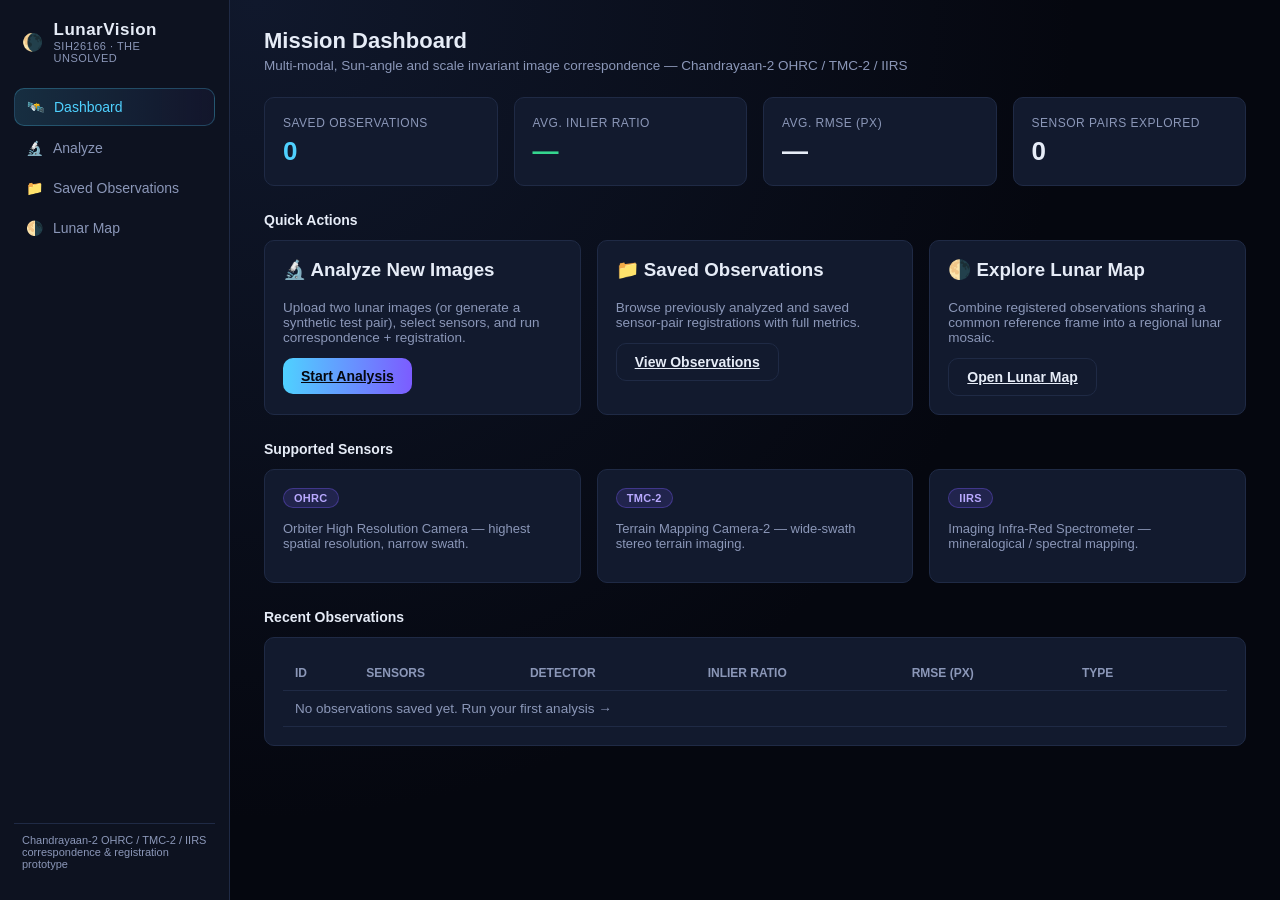
<file: index.html>
<!DOCTYPE html>
<html lang="en">
<head>
  <meta charset="UTF-8">
  <meta http-equiv="refresh" content="0; url=./frontend/index.html">
  <meta name="viewport" content="width=device-width, initial-scale=1.0">
  <title>LunarVision</title>
</head>
<body>
  <p>Opening LunarVision...</p>
  <a href="./frontend/index.html">Open LunarVision</a>
</body>
</html>
</file>
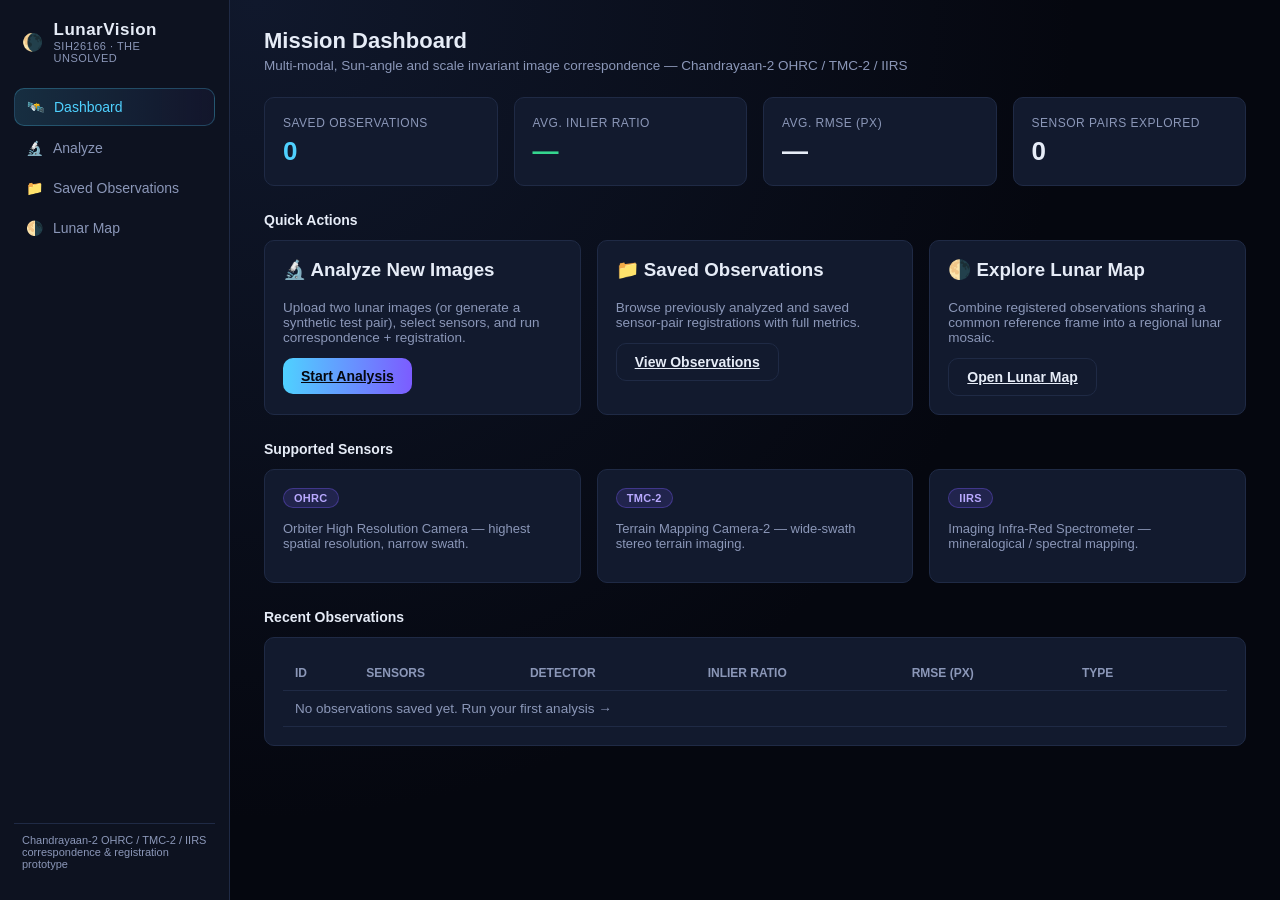
<file: frontend/index.html>
<!DOCTYPE html>
<html lang="en">
<head>
<meta charset="UTF-8" />
<title>LunarVision — Dashboard</title>
<link rel="stylesheet" href="css/style.css" />
</head>
<body data-page="index.html">
<div class="app-shell">
  <div id="sidebar-mount"></div>
  <main class="main">
    <div class="page-header">
      <h1>Mission Dashboard</h1>
      <p>Multi-modal, Sun-angle and scale invariant image correspondence — Chandrayaan-2 OHRC / TMC-2 / IIRS</p>
    </div>

    <div class="grid grid-4" id="stat-cards">
      <div class="card stat-card"><div class="label">Saved Observations</div><div class="value accent" id="stat-total">—</div></div>
      <div class="card stat-card"><div class="label">Avg. Inlier Ratio</div><div class="value green" id="stat-ratio">—</div></div>
      <div class="card stat-card"><div class="label">Avg. RMSE (px)</div><div class="value" id="stat-rmse">—</div></div>
      <div class="card stat-card"><div class="label">Sensor Pairs Explored</div><div class="value" id="stat-pairs">—</div></div>
    </div>

    <div class="section-title">Quick Actions</div>
    <div class="grid grid-3">
      <div class="card">
        <h3 style="margin-top:0">🔬 Analyze New Images</h3>
        <p style="color:var(--text-dim); font-size:13.5px;">Upload two lunar images (or generate a synthetic test pair), select sensors, and run correspondence + registration.</p>
        <a class="btn" href="analyze.html">Start Analysis</a>
      </div>
      <div class="card">
        <h3 style="margin-top:0">📁 Saved Observations</h3>
        <p style="color:var(--text-dim); font-size:13.5px;">Browse previously analyzed and saved sensor-pair registrations with full metrics.</p>
        <a class="btn secondary" href="observations.html">View Observations</a>
      </div>
      <div class="card">
        <h3 style="margin-top:0">🌗 Explore Lunar Map</h3>
        <p style="color:var(--text-dim); font-size:13.5px;">Combine registered observations sharing a common reference frame into a regional lunar mosaic.</p>
        <a class="btn secondary" href="lunar_map.html">Open Lunar Map</a>
      </div>
    </div>

    <div class="section-title">Supported Sensors</div>
    <div class="grid grid-3">
      <div class="card"><span class="badge sensor">OHRC</span><p style="font-size:13px;color:var(--text-dim)">Orbiter High Resolution Camera — highest spatial resolution, narrow swath.</p></div>
      <div class="card"><span class="badge sensor">TMC-2</span><p style="font-size:13px;color:var(--text-dim)">Terrain Mapping Camera-2 — wide-swath stereo terrain imaging.</p></div>
      <div class="card"><span class="badge sensor">IIRS</span><p style="font-size:13px;color:var(--text-dim)">Imaging Infra-Red Spectrometer — mineralogical / spectral mapping.</p></div>
    </div>

    <div class="section-title">Recent Observations</div>
    <div class="card">
      <table id="recent-table">
        <thead><tr><th>ID</th><th>Sensors</th><th>Detector</th><th>Inlier Ratio</th><th>RMSE (px)</th><th>Type</th><th></th></tr></thead>
        <tbody><tr><td colspan="7" style="color:var(--text-dim)">Loading…</td></tr></tbody>
      </table>
    </div>
  </main>
</div>
<script src="js/sidebar.js"></script>
<script src="js/api.js"></script>
<script src="js/dashboard.js"></script>
</body>
</html>
</file>
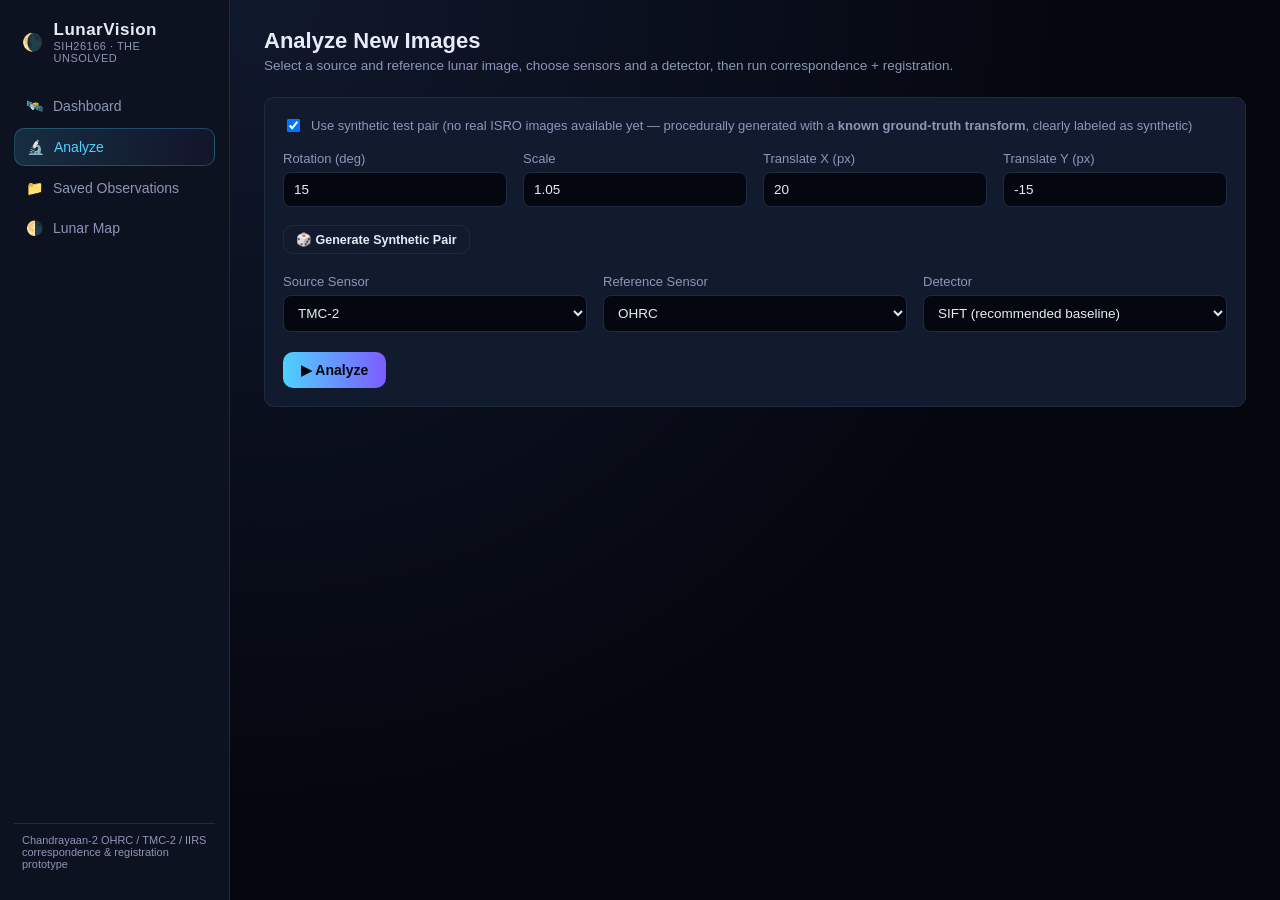
<file: frontend/analyze.html>
<!DOCTYPE html>
<html lang="en">
<head>
<meta charset="UTF-8" />
<title>LunarVision — Analyze</title>
<link rel="stylesheet" href="css/style.css" />
</head>
<body data-page="analyze.html">
<div class="app-shell">
  <div id="sidebar-mount"></div>
  <main class="main">
    <div class="page-header">
      <h1>Analyze New Images</h1>
      <p>Select a source and reference lunar image, choose sensors and a detector, then run correspondence + registration.</p>
    </div>

    <div class="card">
      <div class="checkbox-row" style="margin-bottom:16px;">
        <input type="checkbox" id="use-synthetic" checked />
        <label for="use-synthetic" style="margin:0;">Use synthetic test pair (no real ISRO images available yet — procedurally generated with a <b>known ground-truth transform</b>, clearly labeled as synthetic)</label>
      </div>

      <div id="synthetic-controls" class="grid grid-4" style="margin-bottom:18px;">
        <div><label>Rotation (deg)</label><input type="number" id="syn-rotation" value="15" /></div>
        <div><label>Scale</label><input type="number" step="0.05" id="syn-scale" value="1.05" /></div>
        <div><label>Translate X (px)</label><input type="number" id="syn-tx" value="20" /></div>
        <div><label>Translate Y (px)</label><input type="number" id="syn-ty" value="-15" /></div>
      </div>
      <button class="btn secondary small" id="btn-generate-synthetic" style="margin-bottom:20px;">🎲 Generate Synthetic Pair</button>

      <div id="upload-controls" class="grid grid-2" style="display:none; margin-bottom:20px;">
        <div>
          <label>Source Image</label>
          <div class="upload-box" id="source-upload-box">
            <span>📤 Click to upload source image</span>
            <span class="hint">PNG / JPG</span>
          </div>
          <input type="file" id="source-file" accept="image/*" style="display:none;" />
        </div>
        <div>
          <label>Reference Image</label>
          <div class="upload-box" id="reference-upload-box">
            <span>📤 Click to upload reference image</span>
            <span class="hint">PNG / JPG</span>
          </div>
          <input type="file" id="reference-file" accept="image/*" style="display:none;" />
        </div>
      </div>

      <div id="preview-row" class="grid grid-2" style="margin-bottom:20px; display:none;">
        <div class="result-img-wrap"><img id="preview-source" /></div>
        <div class="result-img-wrap"><img id="preview-reference" /></div>
      </div>

      <div class="grid grid-3" style="margin-bottom:20px;">
        <div>
          <label>Source Sensor</label>
          <select id="source-sensor">
            <option value="OHRC">OHRC</option>
            <option value="TMC-2" selected>TMC-2</option>
            <option value="IIRS">IIRS</option>
          </select>
        </div>
        <div>
          <label>Reference Sensor</label>
          <select id="reference-sensor">
            <option value="OHRC" selected>OHRC</option>
            <option value="TMC-2">TMC-2</option>
            <option value="IIRS">IIRS</option>
          </select>
        </div>
        <div>
          <label>Detector</label>
          <select id="detector">
            <option value="sift" selected>SIFT (recommended baseline)</option>
            <option value="orb">ORB (fast)</option>
          </select>
        </div>
      </div>

      <button class="btn" id="btn-analyze">▶ Analyze</button>
      <span id="analyze-status" style="margin-left:14px;"></span>
    </div>

    <div id="pipeline-status" class="card" style="margin-top:20px; display:none;">
      <div class="pipeline-steps">
        <span data-step="preprocess">Preprocessing</span>
        <span data-step="detect">Feature Detection</span>
        <span data-step="match">Descriptor Matching</span>
        <span data-step="ransac">RANSAC Verification</span>
        <span data-step="register">Registration</span>
        <span data-step="metrics">Quality Evaluation</span>
      </div>
    </div>

    <div id="results-section" style="display:none;">
      <div class="section-title">Results</div>
      <div class="grid grid-4">
        <div class="card stat-card"><div class="label">Total Matches</div><div class="value accent" id="r-total">—</div></div>
        <div class="card stat-card"><div class="label">Inliers</div><div class="value green" id="r-inliers">—</div></div>
        <div class="card stat-card"><div class="label">Inlier Ratio</div><div class="value" id="r-ratio">—</div></div>
        <div class="card stat-card"><div class="label">RMSE (px)</div><div class="value" id="r-rmse">—</div></div>
      </div>
      <div class="grid grid-4" style="margin-top:16px;">
        <div class="card stat-card"><div class="label">Keypoints (Source)</div><div class="value" id="r-kp-src">—</div></div>
        <div class="card stat-card"><div class="label">Keypoints (Reference)</div><div class="value" id="r-kp-ref">—</div></div>
        <div class="card stat-card"><div class="label">Ground-Truth Corner Error (px)</div><div class="value" id="r-gt">—</div></div>
        <div class="card stat-card"><div class="label">Processing Time (s)</div><div class="value" id="r-time">—</div></div>
      </div>

      <div class="section-title">Correspondence Visualization</div>
      <div class="card">
        <p style="color:var(--text-dim); font-size:13px; margin-top:0;">Green lines = RANSAC inliers (geometrically consistent). Red lines = rejected outliers.</p>
        <div class="result-img-wrap"><img id="r-correspondence" /></div>
      </div>

      <div class="section-title">Registration — Before / After</div>
      <div class="card">
        <p style="color:var(--text-dim); font-size:13px; margin-top:0;">Drag the slider: left = reference image, right = source warped into reference's frame.</p>
        <div class="slider-compare" id="compare-slider" style="aspect-ratio: 1/1;">
          <img id="cmp-bottom" />
          <img id="cmp-top" class="top-layer" />
        </div>
        <input type="range" min="0" max="100" value="50" id="slider-range" />
      </div>

      <div class="section-title">Alignment Overlay (Red/Cyan Check)</div>
      <div class="card">
        <p style="color:var(--text-dim); font-size:13px; margin-top:0;">Reference (red channel) vs. warped source (cyan/green channel) — sharp single-color edges indicate misalignment; if craters look grayscale-fused, alignment is good.</p>
        <div class="result-img-wrap"><img id="r-overlay" /></div>
      </div>

      <div style="margin-top:20px;">
        <button class="btn" id="btn-save">💾 Save Observation</button>
        <span id="save-status" style="margin-left:14px;"></span>
      </div>
    </div>
  </main>
</div>
<script src="js/sidebar.js"></script>
<script src="js/api.js"></script>
<script src="js/analyze.js"></script>
</body>
</html>
</file>
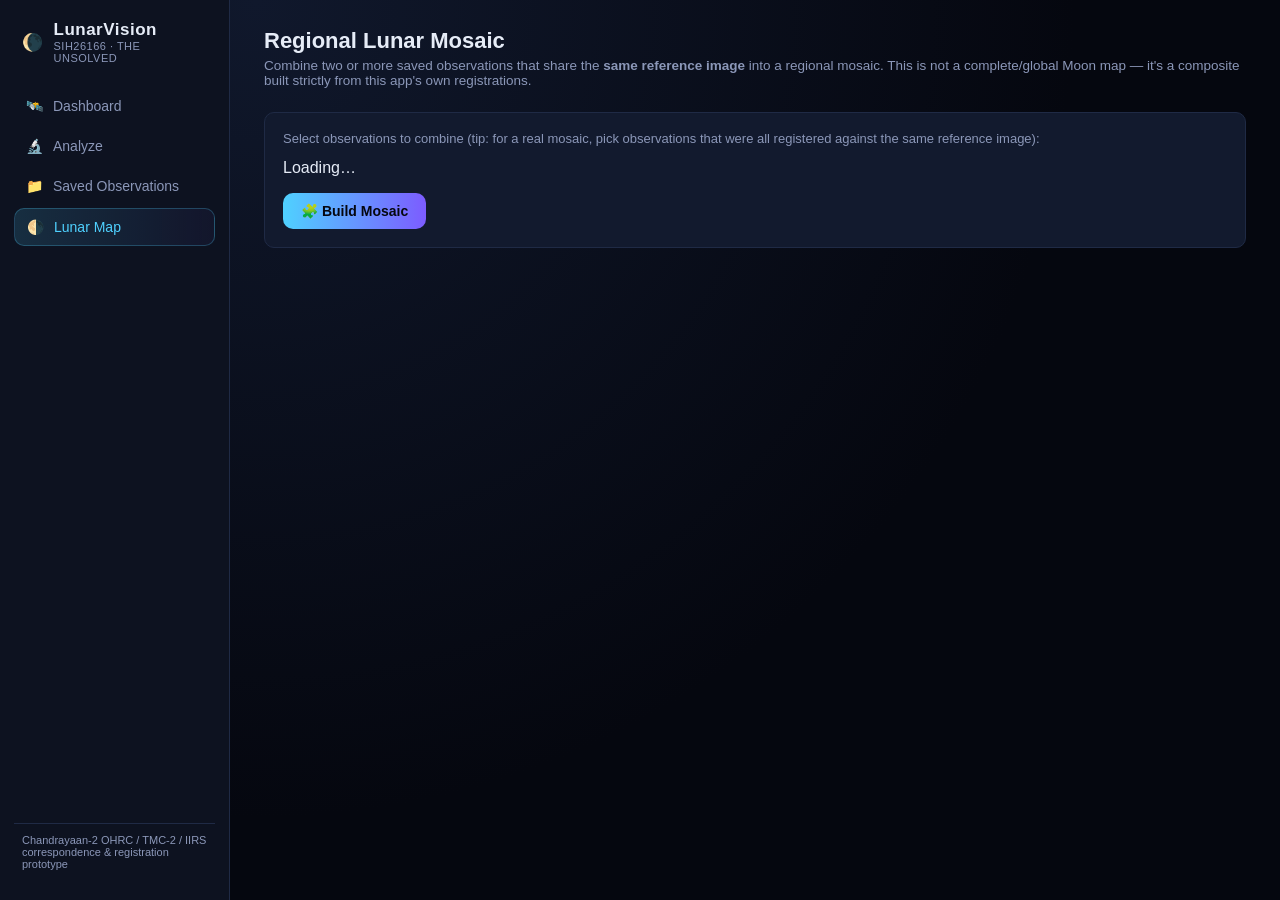
<file: frontend/lunar_map.html>
<!DOCTYPE html>
<html lang="en">
<head>
<meta charset="UTF-8" />
<title>LunarVision — Lunar Map</title>
<link rel="stylesheet" href="css/style.css" />
</head>
<body data-page="lunar_map.html">
<div class="app-shell">
  <div id="sidebar-mount"></div>
  <main class="main">
    <div class="page-header">
      <h1>Regional Lunar Mosaic</h1>
      <p>Combine two or more saved observations that share the <b>same reference image</b> into a regional mosaic. This is not a complete/global Moon map — it's a composite built strictly from this app's own registrations.</p>
    </div>

    <div class="card">
      <p style="font-size:13px; color:var(--text-dim); margin-top:0;">Select observations to combine (tip: for a real mosaic, pick observations that were all registered against the same reference image):</p>
      <div id="obs-checklist" style="margin-bottom:16px;">Loading…</div>
      <button class="btn" id="btn-build-mosaic">🧩 Build Mosaic</button>
      <span id="mosaic-status" style="margin-left:14px;"></span>
    </div>

    <div id="mosaic-result" style="display:none; margin-top:20px;">
      <div class="section-title">Mosaic Output</div>
      <div class="grid grid-4" style="margin-bottom:16px;">
        <div class="card stat-card"><div class="label">Pieces Combined</div><div class="value accent" id="m-pieces">—</div></div>
        <div class="card stat-card"><div class="label">Canvas Size</div><div class="value" id="m-size">—</div></div>
        <div class="card stat-card"><div class="label">Overlap Coverage</div><div class="value" id="m-overlap">—</div></div>
        <div class="card stat-card"><div class="label">Skipped</div><div class="value red" id="m-skipped">—</div></div>
      </div>
      <div class="card">
        <div class="result-img-wrap"><img id="mosaic-image" /></div>
      </div>
      <div class="card" style="margin-top:14px;">
        <p style="font-size:13px; color:var(--text-dim); margin:0;">Contributing observations: <span id="m-contrib"></span></p>
      </div>
    </div>
  </main>
</div>
<script src="js/sidebar.js"></script>
<script src="js/api.js"></script>
<script src="js/lunar_map.js"></script>
</body>
</html>
</file>
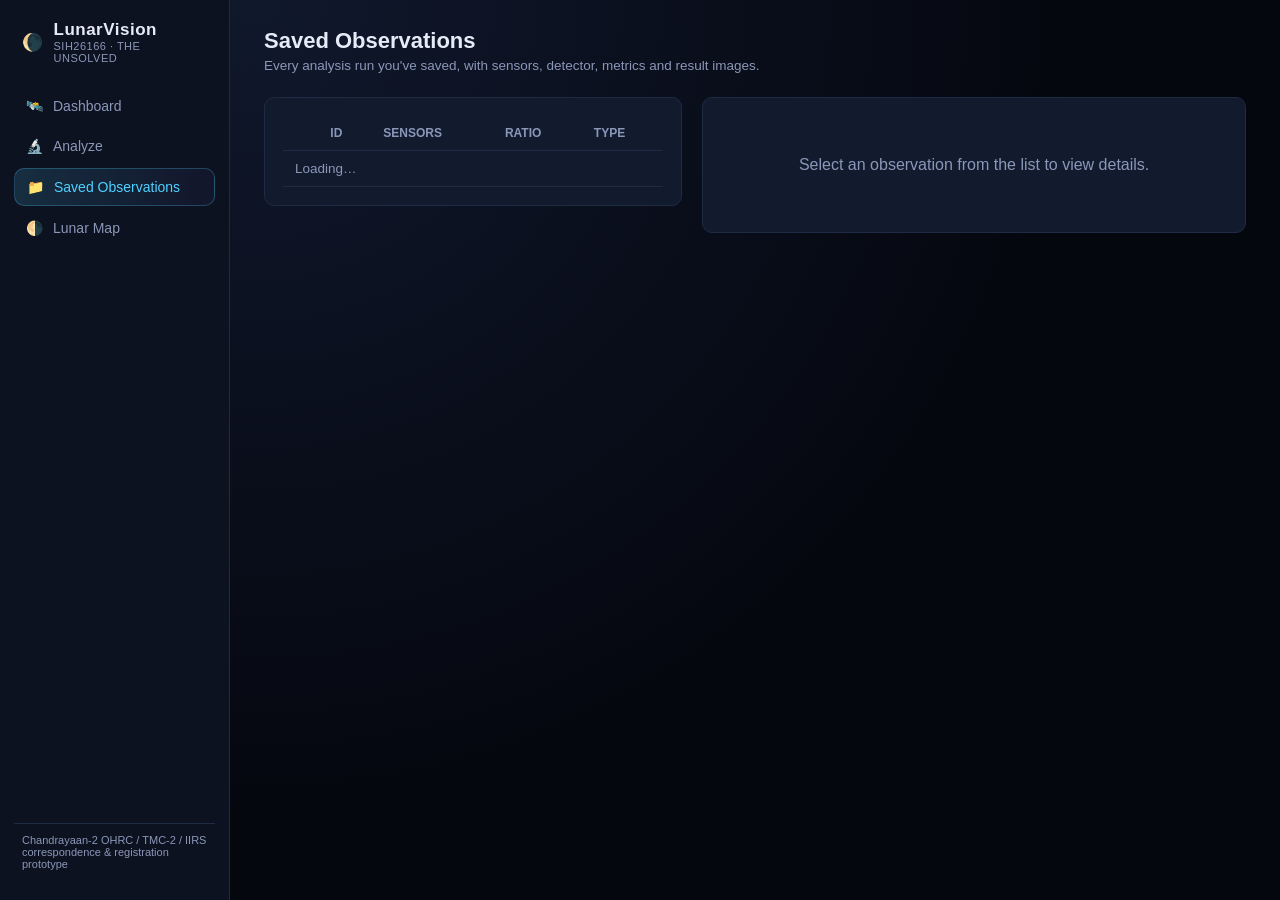
<file: frontend/observations.html>
<!DOCTYPE html>
<html lang="en">
<head>
<meta charset="UTF-8" />
<title>LunarVision — Saved Observations</title>
<link rel="stylesheet" href="css/style.css" />
</head>
<body data-page="observations.html">
<div class="app-shell">
  <div id="sidebar-mount"></div>
  <main class="main">
    <div class="page-header">
      <h1>Saved Observations</h1>
      <p>Every analysis run you've saved, with sensors, detector, metrics and result images.</p>
    </div>

    <div class="grid" style="grid-template-columns: 1fr 1.3fr; gap: 20px; align-items: start;">
      <div class="card">
        <table id="obs-table">
          <thead><tr><th></th><th>ID</th><th>Sensors</th><th>Ratio</th><th>Type</th></tr></thead>
          <tbody><tr><td colspan="5" style="color:var(--text-dim)">Loading…</td></tr></tbody>
        </table>
      </div>

      <div class="card" id="detail-panel">
        <div class="empty-state">Select an observation from the list to view details.</div>
      </div>
    </div>
  </main>
</div>
<script src="js/sidebar.js"></script>
<script src="js/api.js"></script>
<script src="js/observations.js"></script>
</body>
</html>
</file>
<file: frontend/css/style.css>
:root {
  --bg-deep: #05070f;
  --bg-panel: #0d1220;
  --bg-card: #121a2e;
  --border: #1f2a45;
  --text-main: #e6ecf7;
  --text-dim: #8b97b8;
  --accent: #4fd1ff;
  --accent-2: #7c5cff;
  --green: #35d68f;
  --red: #ff5c7a;
  --amber: #ffb454;
  --radius: 10px;
  font-family: -apple-system, "Segoe UI", Roboto, sans-serif;
}

* { box-sizing: border-box; }

body {
  margin: 0;
  background: radial-gradient(circle at 20% 0%, #10182c 0%, var(--bg-deep) 60%);
  color: var(--text-main);
  min-height: 100vh;
}

.app-shell { display: flex; min-height: 100vh; }

/* Sidebar */
.sidebar {
  width: 230px;
  background: var(--bg-panel);
  border-right: 1px solid var(--border);
  padding: 20px 14px;
  display: flex;
  flex-direction: column;
  gap: 4px;
  position: sticky;
  top: 0;
  height: 100vh;
}

.brand {
  display: flex;
  align-items: center;
  gap: 10px;
  padding: 0 8px 20px 8px;
  font-weight: 700;
  font-size: 17px;
  letter-spacing: 0.5px;
}
.brand .dot { color: var(--accent); }
.brand small { display:block; font-weight: 400; font-size: 11px; color: var(--text-dim); }

.nav-link {
  display: flex;
  align-items: center;
  gap: 10px;
  padding: 10px 12px;
  border-radius: var(--radius);
  color: var(--text-dim);
  text-decoration: none;
  font-size: 14px;
  transition: background .15s, color .15s;
}
.nav-link:hover { background: rgba(79, 209, 255, 0.08); color: var(--text-main); }
.nav-link.active {
  background: linear-gradient(90deg, rgba(79,209,255,0.15), rgba(124,92,255,0.05));
  color: var(--accent);
  border: 1px solid rgba(79,209,255,0.25);
}

.sidebar-footer {
  margin-top: auto;
  font-size: 11px;
  color: var(--text-dim);
  padding: 10px 8px;
  border-top: 1px solid var(--border);
}

/* Main */
.main { flex: 1; padding: 28px 34px; max-width: 1400px; }
.page-header { margin-bottom: 24px; }
.page-header h1 { margin: 0 0 4px 0; font-size: 22px; }
.page-header p { margin: 0; color: var(--text-dim); font-size: 13.5px; }

.card {
  background: var(--bg-card);
  border: 1px solid var(--border);
  border-radius: var(--radius);
  padding: 18px;
}

.grid { display: grid; gap: 16px; }
.grid-4 { grid-template-columns: repeat(4, 1fr); }
.grid-3 { grid-template-columns: repeat(3, 1fr); }
.grid-2 { grid-template-columns: repeat(2, 1fr); }

@media (max-width: 1100px) {
  .grid-4 { grid-template-columns: repeat(2, 1fr); }
  .grid-3 { grid-template-columns: repeat(2, 1fr); }
}

.stat-card { display: flex; flex-direction: column; gap: 6px; }
.stat-card .label { font-size: 12px; color: var(--text-dim); text-transform: uppercase; letter-spacing: 0.5px; }
.stat-card .value { font-size: 26px; font-weight: 700; }
.stat-card .value.accent { color: var(--accent); }
.stat-card .value.green { color: var(--green); }
.stat-card .value.red { color: var(--red); }

.badge {
  display: inline-block;
  padding: 3px 10px;
  border-radius: 999px;
  font-size: 11px;
  font-weight: 600;
  letter-spacing: 0.3px;
}
.badge.synthetic { background: rgba(255,180,84,0.15); color: var(--amber); border: 1px solid rgba(255,180,84,0.35); }
.badge.real { background: rgba(53,214,143,0.15); color: var(--green); border: 1px solid rgba(53,214,143,0.35); }
.badge.sensor { background: rgba(124,92,255,0.15); color: #b9a9ff; border: 1px solid rgba(124,92,255,0.35); }

.btn {
  display: inline-flex;
  align-items: center;
  gap: 8px;
  background: linear-gradient(90deg, var(--accent), var(--accent-2));
  color: #05070f;
  border: none;
  padding: 10px 18px;
  border-radius: var(--radius);
  font-weight: 600;
  font-size: 14px;
  cursor: pointer;
  transition: opacity .15s, transform .1s;
}
.btn:hover { opacity: 0.9; }
.btn:active { transform: scale(0.98); }
.btn:disabled { opacity: 0.4; cursor: not-allowed; }
.btn.secondary {
  background: transparent;
  color: var(--text-main);
  border: 1px solid var(--border);
}
.btn.small { padding: 6px 12px; font-size: 12.5px; }

label { font-size: 13px; color: var(--text-dim); display: block; margin-bottom: 6px; }
select, input[type=text], input[type=number] {
  width: 100%;
  background: var(--bg-deep);
  border: 1px solid var(--border);
  color: var(--text-main);
  padding: 9px 10px;
  border-radius: 8px;
  font-size: 13.5px;
}

.upload-box {
  border: 1.5px dashed var(--border);
  border-radius: var(--radius);
  padding: 24px;
  text-align: center;
  cursor: pointer;
  transition: border-color .15s;
  min-height: 140px;
  display: flex;
  flex-direction: column;
  align-items: center;
  justify-content: center;
  gap: 8px;
  background: rgba(255,255,255,0.01);
}
.upload-box:hover { border-color: var(--accent); }
.upload-box img { max-width: 100%; max-height: 160px; border-radius: 6px; }
.upload-box .hint { font-size: 12px; color: var(--text-dim); }

.section-title { font-size: 14px; font-weight: 600; margin: 26px 0 12px 0; color: var(--text-main); }

table { width: 100%; border-collapse: collapse; font-size: 13.5px; }
th, td { text-align: left; padding: 10px 12px; border-bottom: 1px solid var(--border); }
th { color: var(--text-dim); font-weight: 600; font-size: 12px; text-transform: uppercase; }
tr:hover td { background: rgba(255,255,255,0.02); }

.result-img-wrap { position: relative; border-radius: var(--radius); overflow: hidden; border: 1px solid var(--border); }
.result-img-wrap img { width: 100%; display: block; }

.slider-compare { position: relative; width: 100%; overflow: hidden; border-radius: var(--radius); border: 1px solid var(--border); }
.slider-compare img { width: 100%; display: block; position: absolute; top: 0; left: 0; }
.slider-compare .top-layer { clip-path: inset(0 50% 0 0); }
.slider-compare input[type=range] { width: 100%; margin-top: 8px; }

.status-pill {
  display: inline-flex; align-items: center; gap: 6px;
  font-size: 12.5px; color: var(--text-dim);
}
.status-pill .dot { width: 8px; height: 8px; border-radius: 50%; background: var(--green); }

.loader {
  display: flex; align-items: center; gap: 10px; color: var(--text-dim); font-size: 13.5px; padding: 20px 0;
}
.spinner {
  width: 16px; height: 16px; border-radius: 50%;
  border: 2px solid var(--border); border-top-color: var(--accent);
  animation: spin 0.8s linear infinite;
}
@keyframes spin { to { transform: rotate(360deg); } }

.empty-state { text-align: center; padding: 40px 20px; color: var(--text-dim); }

.checkbox-row { display: flex; align-items: center; gap: 8px; font-size: 13.5px; color: var(--text-main); }

a { color: var(--accent); }

.pipeline-steps { display: flex; flex-wrap: wrap; gap: 6px; margin: 10px 0 0 0; }
.pipeline-steps span {
  font-size: 11px; padding: 4px 9px; border-radius: 999px;
  background: var(--bg-deep); border: 1px solid var(--border); color: var(--text-dim);
}
.pipeline-steps span.done { color: var(--green); border-color: rgba(53,214,143,0.4); }
</file>
